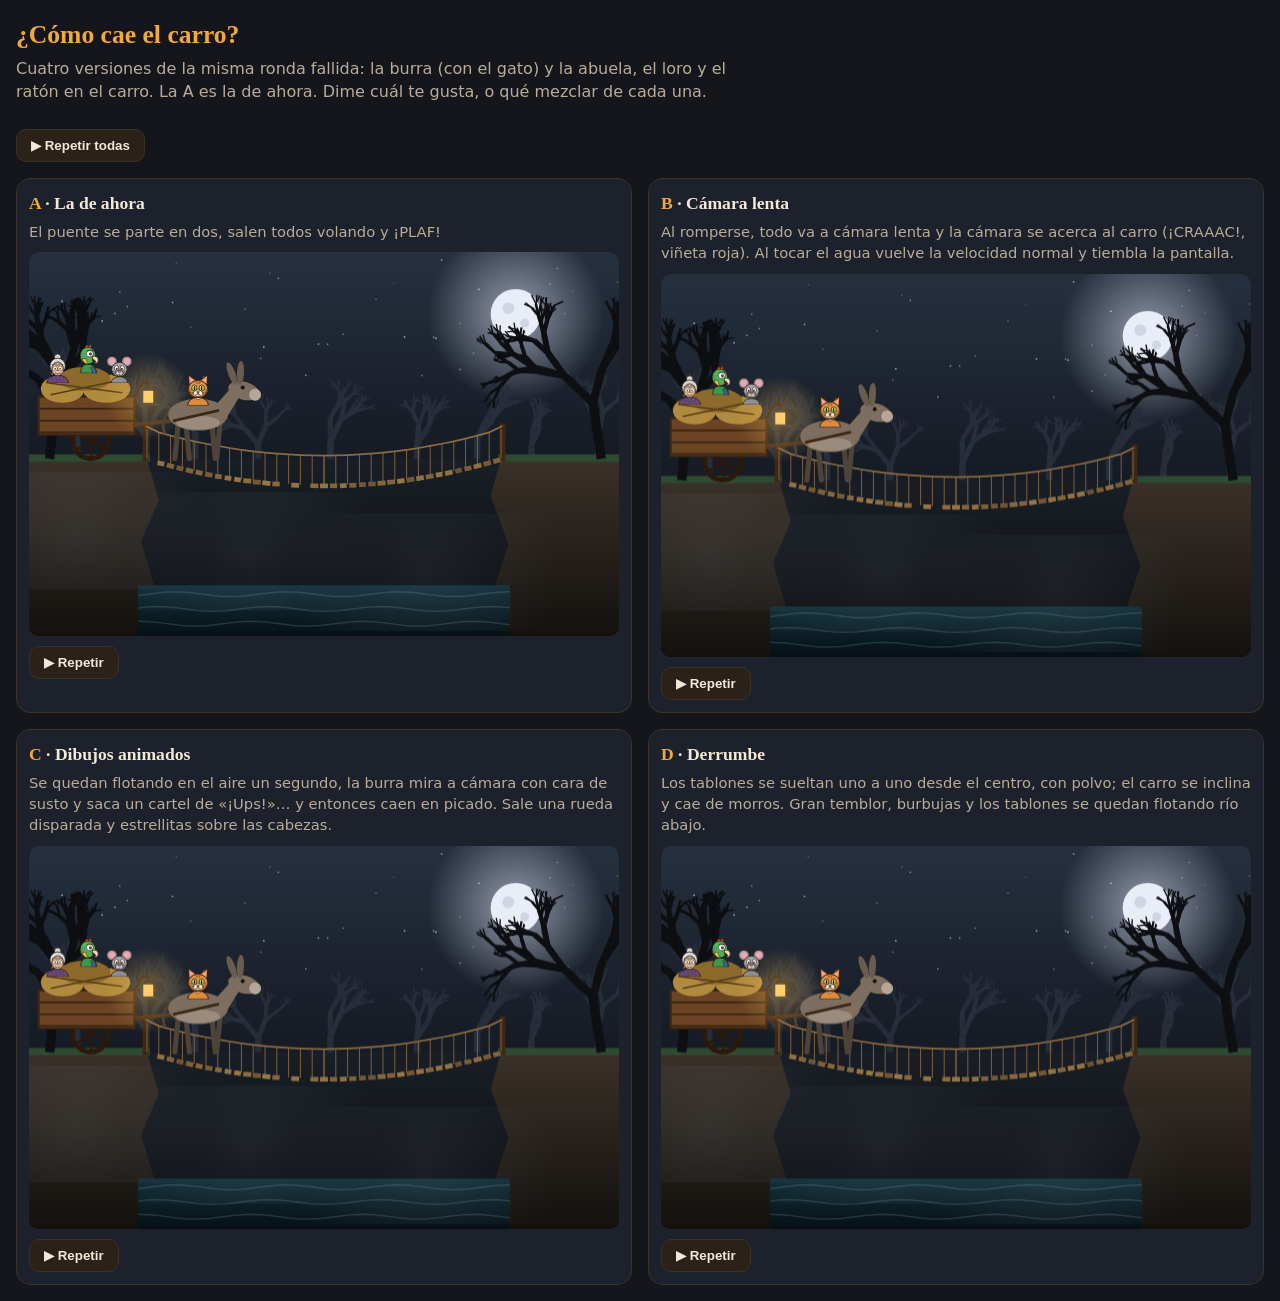
<file: demo-caida.html>
<!doctype html>
<html lang="es">
<head>
  <meta charset="utf-8">
  <meta name="viewport" content="width=device-width, initial-scale=1">
  <title>Caídas del carro</title>
  <link rel="icon" type="image/png" sizes="32x32" href="img/favicon-32.png">
  <style>
    :root { --fondo: #14161c; --panel: #1d212b; --borde: #3a3129; --texto: #f3e9d8; --suave: #b9ad99; --ambar: #f2a93b; }
    * { box-sizing: border-box; }
    body { margin: 0; background: var(--fondo); color: var(--texto); font: 16px/1.45 system-ui, sans-serif; padding: 16px; }
    h1 { font-family: Georgia, serif; color: var(--ambar); margin: 0 0 4px; font-size: 1.6rem; }
    .intro { color: var(--suave); margin: 0 0 16px; max-width: 70ch; }
    .rejilla { display: grid; grid-template-columns: repeat(auto-fit, minmax(min(100%, 420px), 1fr)); gap: 16px; }
    .demo { background: var(--panel); border: 1px solid var(--borde); border-radius: 14px; padding: 12px; }
    .demo h2 { margin: 0; font-size: 1.1rem; font-family: Georgia, serif; }
    .demo h2 span { color: var(--ambar); }
    .demo p { margin: 4px 0 10px; color: var(--suave); font-size: .92rem; }
    canvas { width: 100%; aspect-ratio: 400 / 260; display: block; border-radius: 10px; background: #07090c; }
    button { margin-top: 10px; border: 1px solid var(--borde); background: #2a2218; color: var(--texto); border-radius: 10px; padding: 8px 14px; font-weight: 700; cursor: pointer; }
    button:hover { border-color: var(--ambar); }
    .barra { margin-bottom: 16px; }
  </style>
</head>
<body>
  <h1>¿Cómo cae el carro?</h1>
  <p class="intro">Cuatro versiones de la misma ronda fallida: la burra (con el gato) y la abuela, el loro y el ratón en el carro. La A es la de ahora. Dime cuál te gusta, o qué mezclar de cada una.</p>
  <div class="barra"><button id="todas">▶ Repetir todas</button></div>
  <div class="rejilla">
    <section class="demo" data-caida="clasica">
      <h2><span>A</span> · La de ahora</h2>
      <p>El puente se parte en dos, salen todos volando y ¡PLAF!</p>
      <canvas></canvas><button>▶ Repetir</button>
    </section>
    <section class="demo" data-caida="lenta">
      <h2><span>B</span> · Cámara lenta</h2>
      <p>Al romperse, todo va a cámara lenta y la cámara se acerca al carro (¡CRAAAC!, viñeta roja). Al tocar el agua vuelve la velocidad normal y tiembla la pantalla.</p>
      <canvas></canvas><button>▶ Repetir</button>
    </section>
    <section class="demo" data-caida="dibujos">
      <h2><span>C</span> · Dibujos animados</h2>
      <p>Se quedan flotando en el aire un segundo, la burra mira a cámara con cara de susto y saca un cartel de «¡Ups!»… y entonces caen en picado. Sale una rueda disparada y estrellitas sobre las cabezas.</p>
      <canvas></canvas><button>▶ Repetir</button>
    </section>
    <section class="demo" data-caida="derrumbe">
      <h2><span>D</span> · Derrumbe</h2>
      <p>Los tablones se sueltan uno a uno desde el centro, con polvo; el carro se inclina y cae de morros. Gran temblor, burbujas y los tablones se quedan flotando río abajo.</p>
      <canvas></canvas><button>▶ Repetir</button>
    </section>
  </div>

  <script src="js/avatares.js"></script>
  <script src="js/bridge.js"></script>
  <script>
    // Cada repetición en un lienzo nuevo, para que no se pise con la animación anterior
    const jugar = (sec) => {
      const viejo = sec.querySelector('canvas'), nuevo = document.createElement('canvas');
      viejo.replaceWith(nuevo);
      window.BridgeScene.play(nuevo, {
        driver: 'av:gato', passengers: ['av:abuela', 'av:loro', 'av:raton'], success: false, caida: sec.dataset.caida,
      });
    };
    const demos = [...document.querySelectorAll('.demo')];
    demos.forEach((sec) => { sec.querySelector('button').onclick = () => jugar(sec); });
    document.getElementById('todas').onclick = () => demos.forEach(jugar);
    // Espera a que carguen los avatares para la primera pasada
    window.addEventListener('load', () => setTimeout(() => demos.forEach(jugar), 300));
  </script>
</body>
</html>
</file>
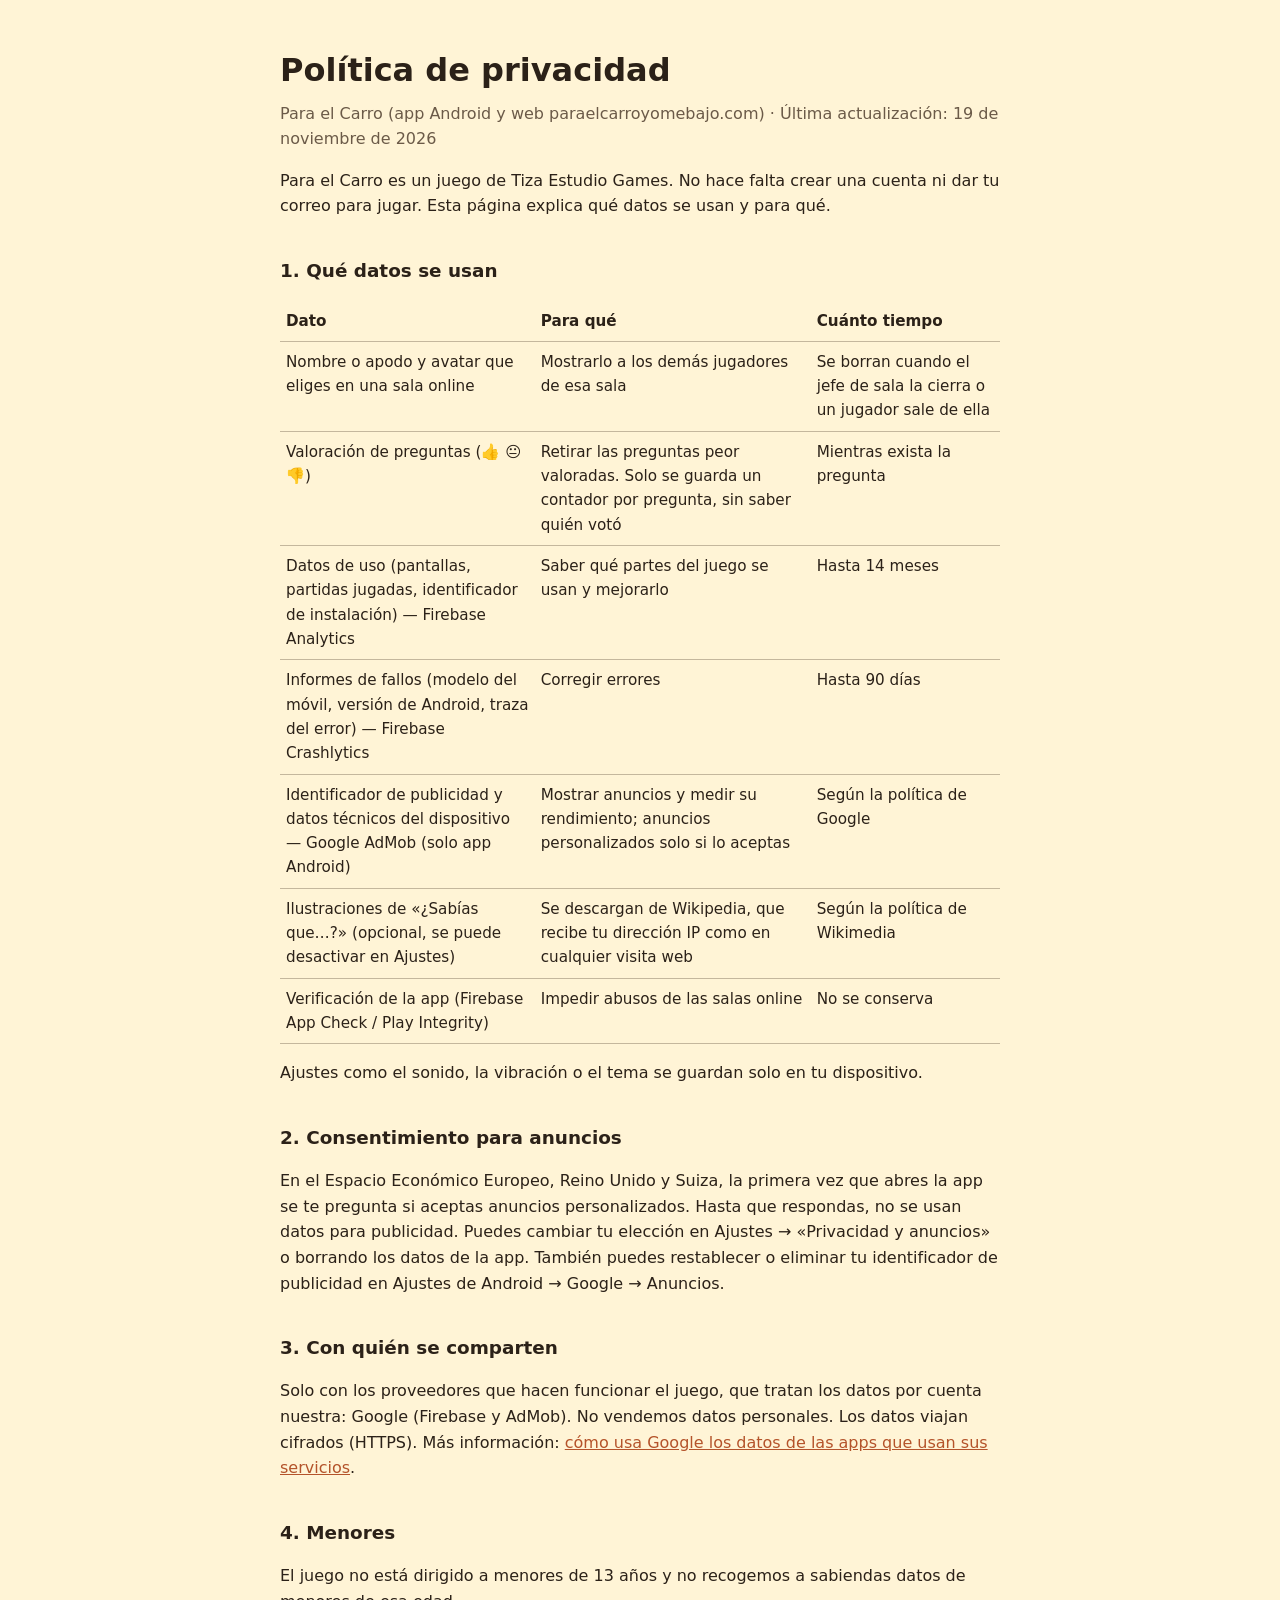
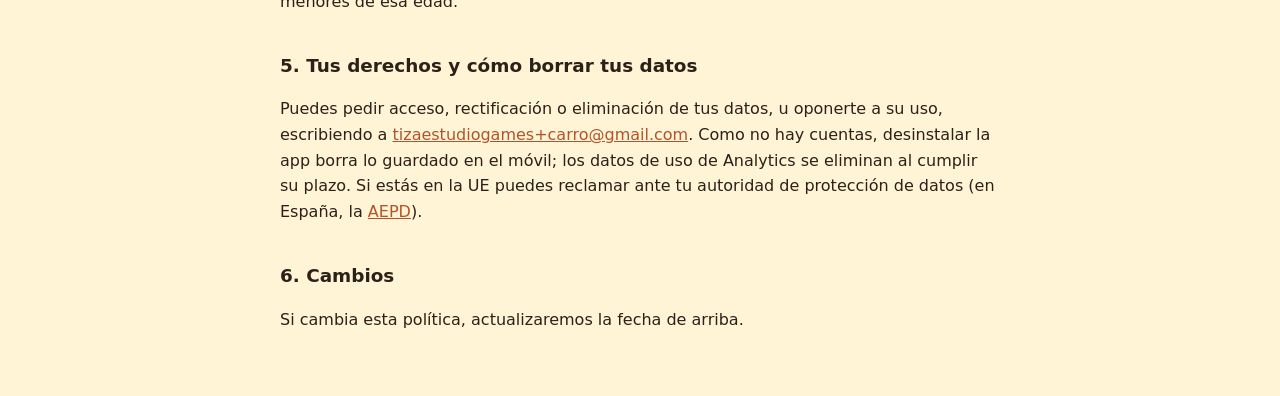
<file: privacidad.html>
<!doctype html>
<html lang="es">
<head>
  <meta charset="utf-8">
  <meta name="viewport" content="width=device-width, initial-scale=1">
  <title>Privacidad · Para el Carro</title>
  <link rel="icon" type="image/png" sizes="32x32" href="img/favicon-32.png">
  <style>
    :root { --bg: #FFF4D6; --fg: #2b2118; --muted: #6b5a48; --accent: #b4532a; }
    @media (prefers-color-scheme: dark) { :root { --bg: #1f1a14; --fg: #f3e9d6; --muted: #c2b29b; --accent: #f0a070; } }
    body { margin: 0; background: var(--bg); color: var(--fg); font: 16px/1.6 system-ui, sans-serif; }
    main { max-width: 720px; margin: 0 auto; padding: 24px 16px 48px; }
    h1 { margin-bottom: 0; } h2 { margin-top: 2em; font-size: 1.15em; }
    .fecha { color: var(--muted); margin-top: 4px; }
    a { color: var(--accent); }
    table { border-collapse: collapse; width: 100%; font-size: .95em; }
    td, th { border-bottom: 1px solid color-mix(in srgb, var(--muted) 40%, transparent); padding: 8px 6px; text-align: left; vertical-align: top; }
  </style>
</head>
<body>
<main>
  <h1>Política de privacidad</h1>
  <p class="fecha">Para el Carro (app Android y web paraelcarroyomebajo.com) · Última actualización: 19 de noviembre de 2026</p>

  <p>Para el Carro es un juego de Tiza Estudio Games. No hace falta crear una cuenta ni dar tu correo para jugar.
  Esta página explica qué datos se usan y para qué.</p>

  <h2>1. Qué datos se usan</h2>
  <table>
    <tr><th>Dato</th><th>Para qué</th><th>Cuánto tiempo</th></tr>
    <tr><td>Nombre o apodo y avatar que eliges en una sala online</td><td>Mostrarlo a los demás jugadores de esa sala</td><td>Se borran cuando el jefe de sala la cierra o un jugador sale de ella</td></tr>
    <tr><td>Valoración de preguntas (👍 😐 👎)</td><td>Retirar las preguntas peor valoradas. Solo se guarda un contador por pregunta, sin saber quién votó</td><td>Mientras exista la pregunta</td></tr>
    <tr><td>Datos de uso (pantallas, partidas jugadas, identificador de instalación) — Firebase Analytics</td><td>Saber qué partes del juego se usan y mejorarlo</td><td>Hasta 14 meses</td></tr>
    <tr><td>Informes de fallos (modelo del móvil, versión de Android, traza del error) — Firebase Crashlytics</td><td>Corregir errores</td><td>Hasta 90 días</td></tr>
    <tr><td>Identificador de publicidad y datos técnicos del dispositivo — Google AdMob (solo app Android)</td><td>Mostrar anuncios y medir su rendimiento; anuncios personalizados solo si lo aceptas</td><td>Según la política de Google</td></tr>
    <tr><td>Ilustraciones de «¿Sabías que…?» (opcional, se puede desactivar en Ajustes)</td><td>Se descargan de Wikipedia, que recibe tu dirección IP como en cualquier visita web</td><td>Según la política de Wikimedia</td></tr>
    <tr><td>Verificación de la app (Firebase App Check / Play Integrity)</td><td>Impedir abusos de las salas online</td><td>No se conserva</td></tr>
  </table>
  <p>Ajustes como el sonido, la vibración o el tema se guardan solo en tu dispositivo.</p>

  <h2>2. Consentimiento para anuncios</h2>
  <p>En el Espacio Económico Europeo, Reino Unido y Suiza, la primera vez que abres la app se te pregunta si aceptas
  anuncios personalizados. Hasta que respondas, no se usan datos para publicidad. Puedes cambiar tu elección en Ajustes → «Privacidad y anuncios» o borrando los datos de la app. También puedes restablecer o eliminar tu identificador de
  publicidad en Ajustes de Android → Google → Anuncios.</p>

  <h2>3. Con quién se comparten</h2>
  <p>Solo con los proveedores que hacen funcionar el juego, que tratan los datos por cuenta nuestra:
  Google (Firebase y AdMob). No vendemos datos personales. Los datos viajan cifrados (HTTPS).
  Más información: <a href="https://policies.google.com/technologies/partner-sites">cómo usa Google los datos de las apps que usan sus servicios</a>.</p>

  <h2>4. Menores</h2>
  <p>El juego no está dirigido a menores de 13 años y no recogemos a sabiendas datos de menores de esa edad.</p>

  <h2>5. Tus derechos y cómo borrar tus datos</h2>
  <p>Puedes pedir acceso, rectificación o eliminación de tus datos, u oponerte a su uso, escribiendo a
  <a href="mailto:tizaestudiogames+carro@gmail.com">tizaestudiogames+carro@gmail.com</a>.
  Como no hay cuentas, desinstalar la app borra lo guardado en el móvil; los datos de uso de Analytics se eliminan
  al cumplir su plazo. Si estás en la UE puedes reclamar ante tu autoridad de protección de datos
  (en España, la <a href="https://www.aepd.es">AEPD</a>).</p>

  <h2>6. Cambios</h2>
  <p>Si cambia esta política, actualizaremos la fecha de arriba.</p>
</main>
</body>
</html>
</file>
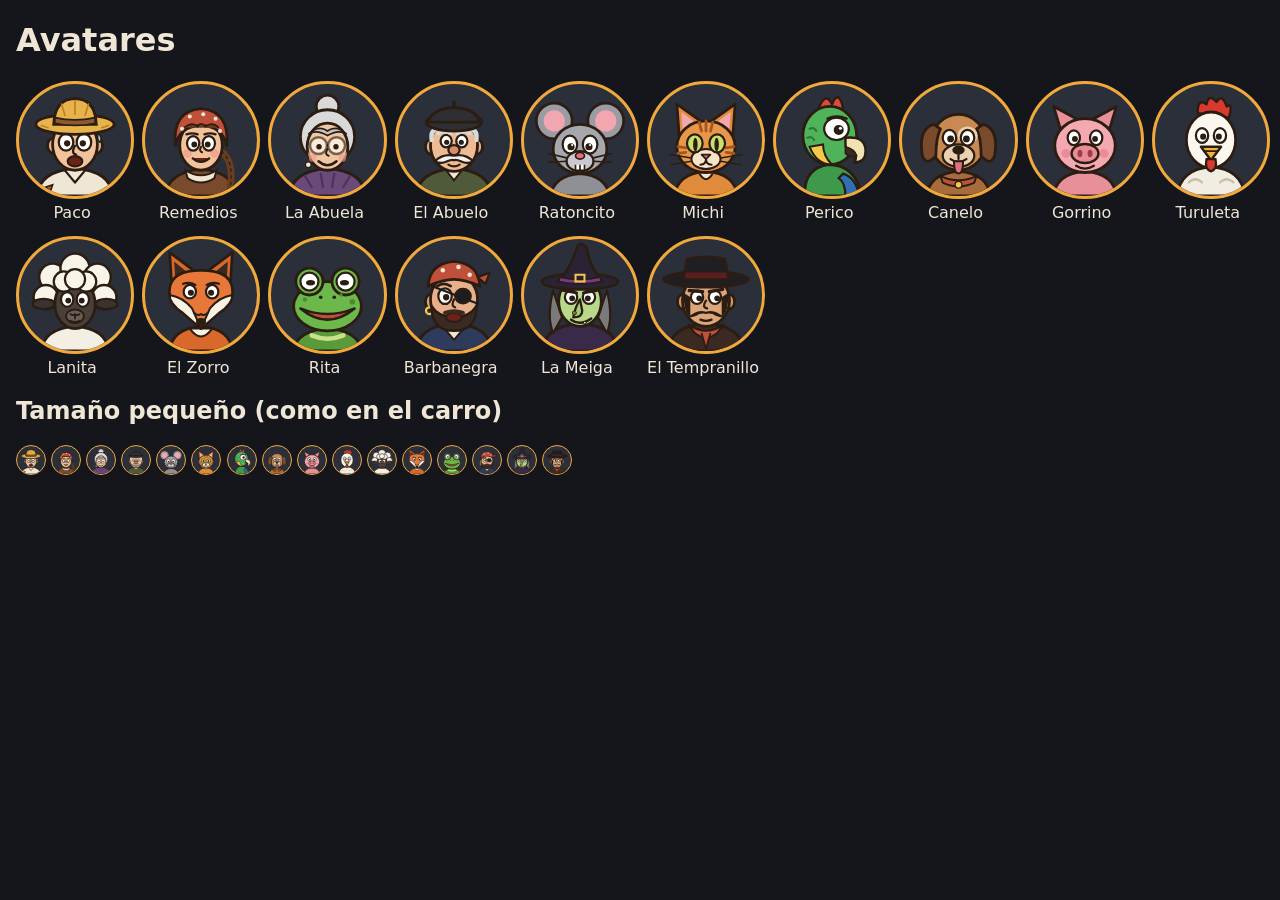
<file: img/avatares/muestrario.html>
<!doctype html>
<html lang="es">
<head>
<meta charset="utf-8">
<meta name="viewport" content="width=device-width, initial-scale=1">
<title>Avatares de Para el Carro</title>
<style>
  body { background: #14161c; color: #efe6d6; font-family: system-ui, sans-serif; margin: 16px; }
  .rejilla { display: grid; grid-template-columns: repeat(auto-fill, minmax(110px, 1fr)); gap: 14px; }
  figure { margin: 0; text-align: center; }
  img { width: 100%; aspect-ratio: 1; border-radius: 50%; border: 3px solid #f2a93b; background: #2a2f3a; }
  .peq img { width: 28px; border-width: 1px; }
</style>
</head>
<body>
  <h1>Avatares</h1>
  <div class="rejilla" id="g"></div>
  <h2>Tamaño pequeño (como en el carro)</h2>
  <div class="peq" id="p"></div>
  <script src="../../js/avatares.js"></script>
  <script>
    for (const a of window.AVATARES) {
      const id = a.id.slice(3);
      document.getElementById('g').insertAdjacentHTML('beforeend', `<figure><img src="${id}.svg" alt=""><figcaption>${a.nombre}</figcaption></figure>`);
      document.getElementById('p').insertAdjacentHTML('beforeend', `<img src="${id}.svg" alt="${a.nombre}"> `);
    }
  </script>
</body>
</html>
</file>
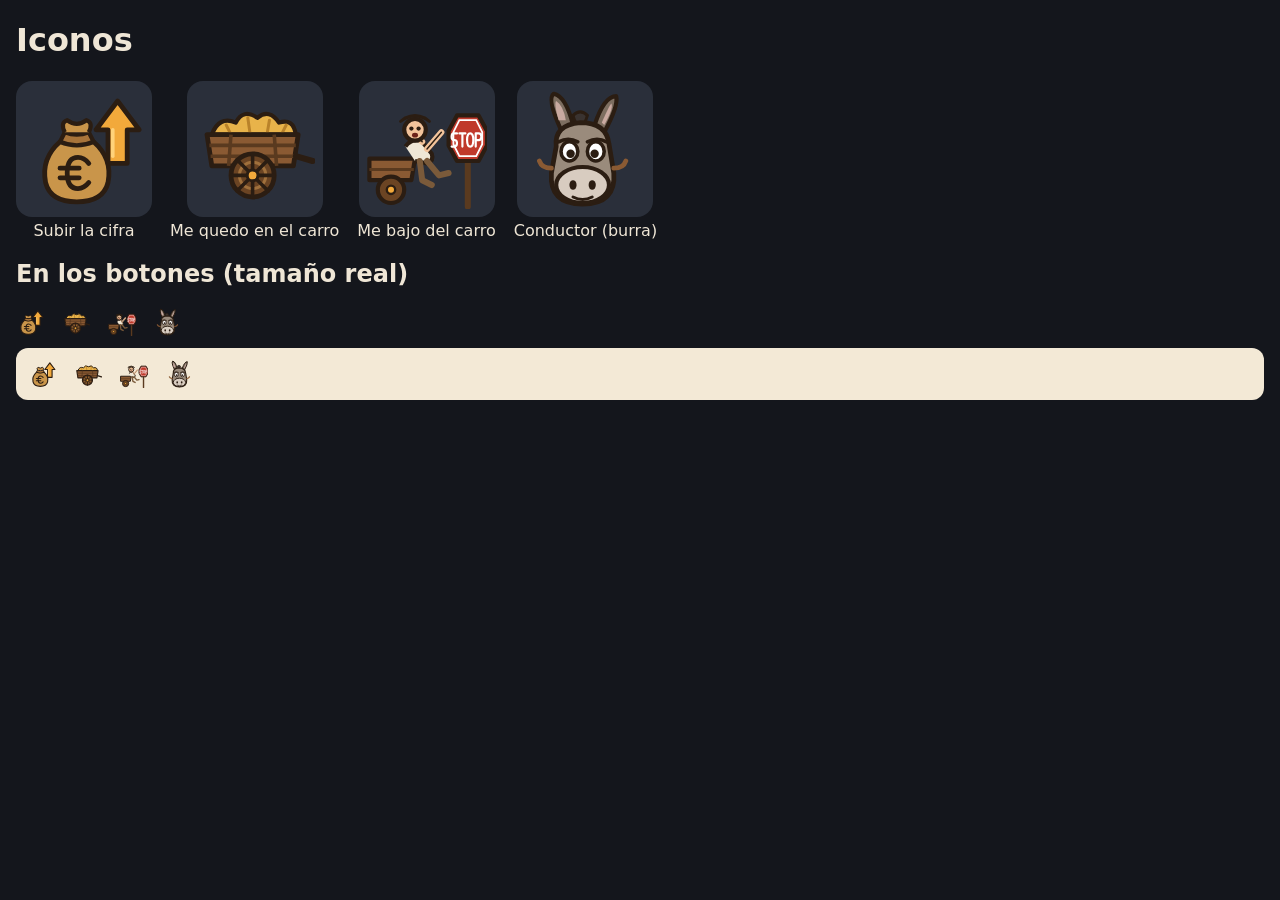
<file: img/iconos/muestrario.html>
<!doctype html>
<html lang="es">
<head>
<meta charset="utf-8">
<meta name="viewport" content="width=device-width, initial-scale=1">
<title>Iconos de Para el Carro</title>
<style>
  body { background: #14161c; color: #efe6d6; font-family: system-ui, sans-serif; margin: 16px; }
  .fila { display: flex; gap: 18px; flex-wrap: wrap; align-items: end; }
  figure { margin: 0; text-align: center; }
  .g img { width: 120px; background: #2a2f3a; border-radius: 16px; padding: 8px; }
  .p img { width: 28px; }
  .claro { background: #f3e9d6; padding: 12px; border-radius: 12px; margin-top: 12px; }
</style>
</head>
<body>
  <h1>Iconos</h1>
  <div class="fila g">
    <figure><img src="subir.svg" alt=""><figcaption>Subir la cifra</figcaption></figure>
    <figure><img src="carreta.svg" alt=""><figcaption>Me quedo en el carro</figcaption></figure>
    <figure><img src="bajar.svg" alt=""><figcaption>Me bajo del carro</figcaption></figure>
    <figure><img src="burra.svg" alt=""><figcaption>Conductor (burra)</figcaption></figure>
  </div>
  <h2>En los botones (tamaño real)</h2>
  <div class="fila p"><img src="subir.svg" alt=""><img src="carreta.svg" alt=""><img src="bajar.svg" alt=""><img src="burra.svg" alt=""></div>
  <div class="fila p claro"><img src="subir.svg" alt=""><img src="carreta.svg" alt=""><img src="bajar.svg" alt=""><img src="burra.svg" alt=""></div>
</body>
</html>
</file>
